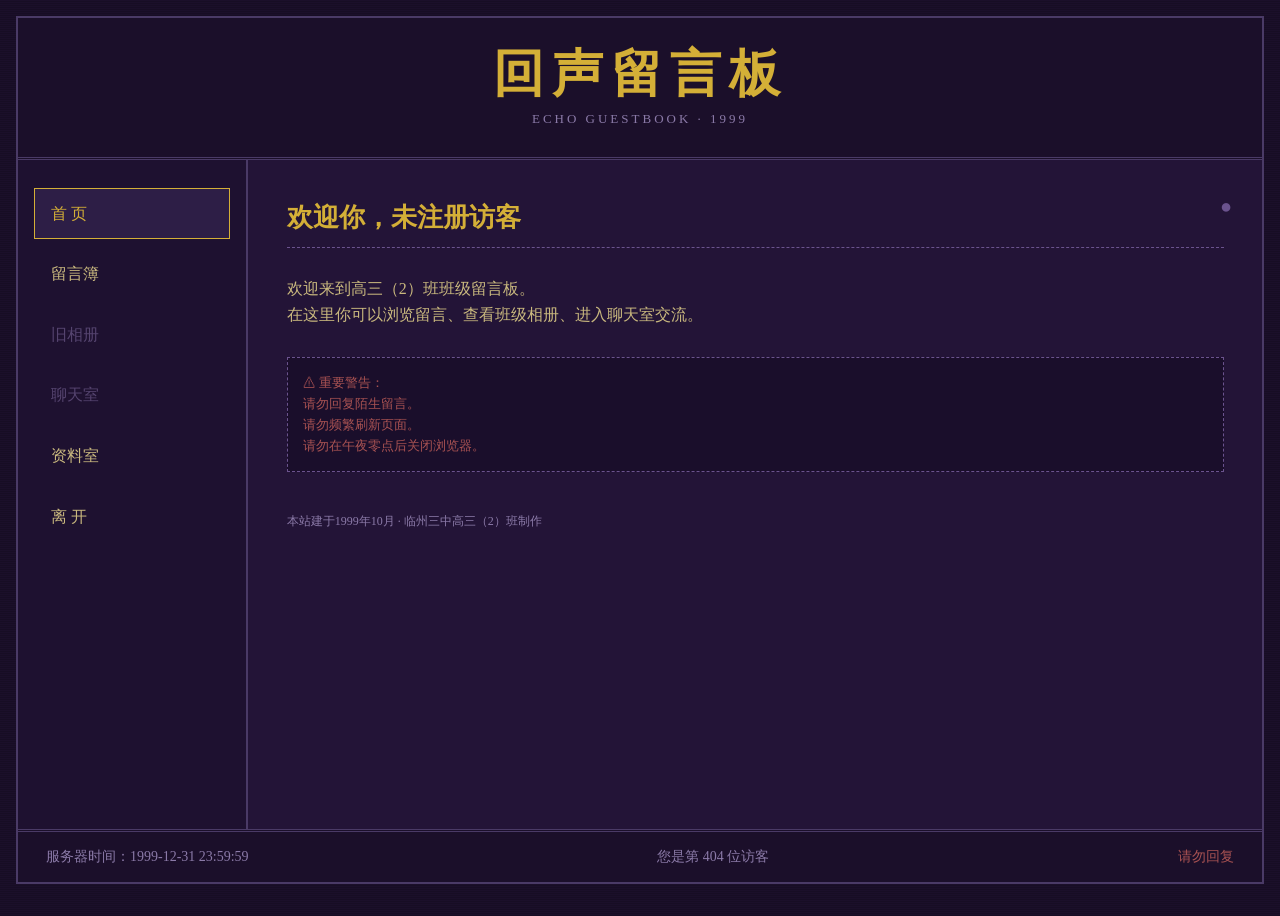
<file: index.html>
<!DOCTYPE html>
<html lang="zh-CN">
<head>
    <meta charset="UTF-8">
    <title>回声留言板</title>
    <link rel="stylesheet" href="style.css">
</head>
<body>
    <div class="container">
        <div class="header">
            <h1>回声留言板</h1>
            <div class="subtitle">ECHO GUESTBOOK · 1999</div>
        </div>

        <div class="main">
            <div class="sidebar">
                <a href="index.html" class="nav-item active">首 页</a>
                <a href="guestbook.html" class="nav-item">留言簿</a>
                <a href="album.html" class="nav-item" id="nav-album">旧相册</a>
                <a href="chatroom.html" class="nav-item" id="nav-chatroom">聊天室</a>
                <a href="reference.html" class="nav-item">资料室</a>
                <a href="#" class="nav-item" id="nav-leave">离 开</a>
            </div>

            <div class="content">
                <div class="eye-icon blink" onclick="eyeClick()">●</div>
                <h2>欢迎你，未注册访客</h2>
                
                <p style="margin-bottom:20px;">
                    欢迎来到高三（2）班班级留言板。<br>
                    在这里你可以浏览留言、查看班级相册、进入聊天室交流。
                </p>

                <div style="margin:30px 0; padding:15px; border:1px dashed #6B538E; background:#1A0E2B;">
                    <p style="color:#A85252; font-size:13px;">
                        ⚠ 重要警告：<br>
                        请勿回复陌生留言。<br>
                        请勿频繁刷新页面。<br>
                        请勿在午夜零点后关闭浏览器。
                    </p>
                </div>

                <p style="color:#8B7AA8; font-size:12px; margin-top:40px;">
                    本站建于1999年10月 · 临州三中高三（2）班制作
                </p>
            </div>
        </div>

        <div class="footer">
            <div>服务器时间：<span id="server-time">1999-12-31 23:59:59</span></div>
            <div>您是第 <span id="visitor-count">404</span> 位访客</div>
            <div class="warning blink">请勿回复</div>
        </div>
    </div>

    <script src="game.js"></script>
    <script>
        function eyeClick() {
            showModal('', '她知道你来了。');
        }

        // 首页自动标记已访问
        window.addEventListener('load', () => {
            // 标题栏彩蛋
            let titleIndex = 0;
            const titles = ['回声留言板', '回声留言板 - 7', '回声留言板 - 11', '回声留言板 - 17'];
            setInterval(() => {
                titleIndex = (titleIndex + 1) % titles.length;
                document.title = titles[titleIndex];
            }, 3000);
        });
    </script>
</body>
</html>
</file>
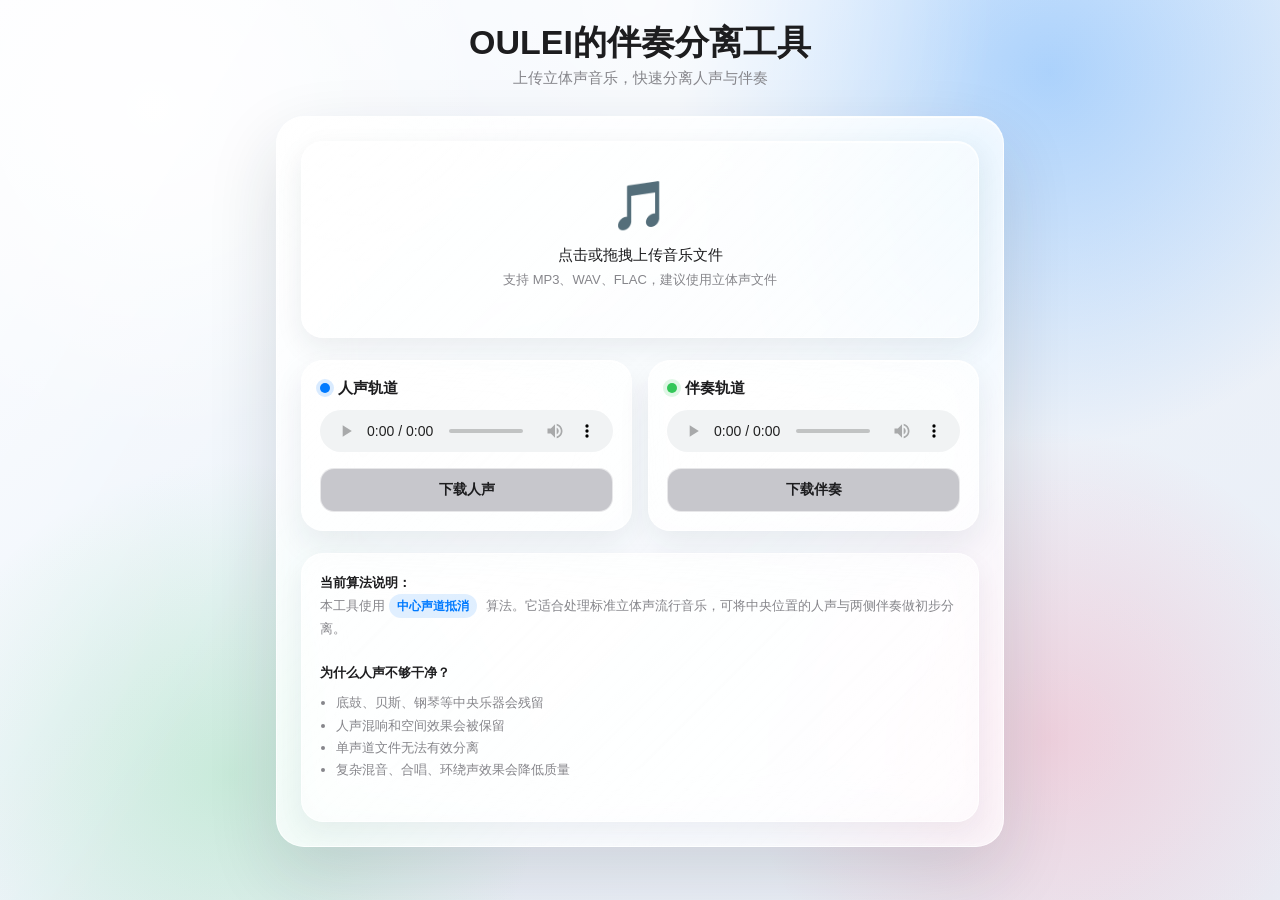
<file: audio.html>
<!DOCTYPE html>
<html lang="zh-CN">
<head>
    <meta charset="UTF-8">
    <meta name="viewport" content="width=device-width, initial-scale=1.0">
    <title>OULEI的伴奏分离工具</title>
    <style>
        * {
            margin: 0;
            padding: 0;
            box-sizing: border-box;
        }

        body {
            font-family: -apple-system, BlinkMacSystemFont, "Segoe UI", "Microsoft YaHei", sans-serif;
            min-height: 100vh;
            color: #1d1d1f;
            background:
                radial-gradient(circle at 12% 12%, rgba(255, 255, 255, 0.98), transparent 24%),
                radial-gradient(circle at 82% 8%, rgba(0, 122, 255, 0.28), transparent 28%),
                radial-gradient(circle at 18% 86%, rgba(52, 199, 89, 0.2), transparent 24%),
                radial-gradient(circle at 82% 82%, rgba(255, 45, 85, 0.16), transparent 24%),
                linear-gradient(145deg, #fbfcff 0%, #eef4fb 42%, #e9edf5 100%);
            background-attachment: fixed;
            overflow-x: hidden;
        }

        body::before {
            content: "";
            position: fixed;
            inset: 0;
            pointer-events: none;
            background:
                linear-gradient(120deg, rgba(255, 255, 255, 0.54), rgba(255, 255, 255, 0) 34%),
                radial-gradient(circle at 50% 0%, rgba(255, 255, 255, 0.72), transparent 32%);
            opacity: 0.82;
            mix-blend-mode: screen;
        }

        .container {
            width: 100%;
            max-width: 760px;
            margin: 0 auto;
            padding: 24px 16px 48px;
        }

        .header {
            text-align: center;
            margin-bottom: 28px;
            position: relative;
            z-index: 1;
        }

        .header h1 {
            font-size: 34px;
            font-weight: 760;
            letter-spacing: 0;
            color: #1d1d1f;
            line-height: 1.08;
            text-shadow: 0 1px 0 rgba(255, 255, 255, 0.68);
        }

        .header p {
            margin-top: 8px;
            color: #86868b;
            font-size: 15px;
        }

        .glass-card {
            position: relative;
            overflow: hidden;
            background:
                linear-gradient(135deg, rgba(255, 255, 255, 0.68), rgba(255, 255, 255, 0.36)),
                rgba(255, 255, 255, 0.42);
            backdrop-filter: blur(34px) saturate(180%);
            -webkit-backdrop-filter: blur(34px) saturate(180%);
            border: 1px solid rgba(255, 255, 255, 0.78);
            border-radius: 28px;
            padding: 24px;
            box-shadow:
                0 28px 70px rgba(31, 35, 48, 0.14),
                0 10px 24px rgba(255, 255, 255, 0.42) inset,
                0 1px 0 rgba(255, 255, 255, 0.86) inset;
        }

        .glass-card::before {
            content: "";
            position: absolute;
            inset: 1px;
            border-radius: 27px;
            pointer-events: none;
            background:
                linear-gradient(140deg, rgba(255, 255, 255, 0.72), rgba(255, 255, 255, 0.08) 38%, rgba(255, 255, 255, 0.34) 100%);
            opacity: 0.72;
            mask: linear-gradient(#000 0 0) content-box, linear-gradient(#000 0 0);
            -webkit-mask: linear-gradient(#000 0 0) content-box, linear-gradient(#000 0 0);
            mask-composite: exclude;
            -webkit-mask-composite: xor;
            padding: 1px;
        }

        .glass-card::after {
            content: "";
            position: absolute;
            top: -34%;
            left: -18%;
            width: 58%;
            height: 58%;
            pointer-events: none;
            background: radial-gradient(circle, rgba(255, 255, 255, 0.7), transparent 62%);
            opacity: 0.55;
            transform: rotate(-12deg);
        }

        .glass-card > * {
            position: relative;
            z-index: 1;
        }

        .upload-area {
            border: 1px solid rgba(255, 255, 255, 0.72);
            border-radius: 22px;
            padding: 36px 20px;
            text-align: center;
            cursor: pointer;
            transition: transform 180ms cubic-bezier(0.2, 0.8, 0.2, 1), background 180ms ease, border-color 180ms ease, box-shadow 180ms ease;
            background:
                linear-gradient(135deg, rgba(255, 255, 255, 0.58), rgba(255, 255, 255, 0.24)),
                rgba(255, 255, 255, 0.34);
            box-shadow:
                0 10px 28px rgba(31, 35, 48, 0.08),
                0 1px 0 rgba(255, 255, 255, 0.8) inset;
        }

        .upload-area:hover,
        .upload-area.dragover {
            border-color: rgba(0, 122, 255, 0.42);
            background:
                linear-gradient(135deg, rgba(255, 255, 255, 0.68), rgba(245, 250, 255, 0.34)),
                rgba(0, 122, 255, 0.06);
            transform: translateY(-2px) scale(1.005);
            box-shadow:
                0 16px 34px rgba(0, 122, 255, 0.12),
                0 1px 0 rgba(255, 255, 255, 0.9) inset;
        }

        .upload-area:active {
            transform: scale(0.985);
        }

        .upload-area input {
            display: none;
        }

        .upload-icon {
            font-size: 48px;
            margin-bottom: 12px;
        }

        .upload-area p {
            color: #1d1d1f;
            font-size: 15px;
            font-weight: 500;
        }

        .upload-area .hint {
            margin-top: 6px;
            font-size: 13px;
            color: #86868b;
        }

        .file-name {
            margin-top: 12px;
            font-size: 14px;
            color: #007aff;
            font-weight: 600;
        }

        .status {
            margin-top: 18px;
            padding: 14px;
            border-radius: 18px;
            background:
                linear-gradient(135deg, rgba(255, 255, 255, 0.58), rgba(255, 255, 255, 0.3)),
                rgba(255, 204, 0, 0.14);
            backdrop-filter: blur(20px) saturate(180%);
            -webkit-backdrop-filter: blur(20px) saturate(180%);
            border: 1px solid rgba(255, 255, 255, 0.72);
            color: #8a6700;
            font-size: 14px;
            display: none;
            box-shadow:
                0 12px 30px rgba(31, 35, 48, 0.08),
                0 1px 0 rgba(255, 255, 255, 0.82) inset;
        }

        .status.show {
            display: block;
            animation: materialize 260ms cubic-bezier(0.2, 0.8, 0.2, 1);
        }

        .status.error .progress-shell {
            display: none;
        }

        .status-row {
            display: flex;
            align-items: center;
            justify-content: space-between;
            gap: 12px;
            font-weight: 650;
        }

        .progress-value {
            min-width: 42px;
            text-align: right;
            color: #007aff;
            font-variant-numeric: tabular-nums;
        }

        .progress-shell {
            height: 9px;
            margin-top: 12px;
            overflow: hidden;
            border-radius: 999px;
            background: rgba(118, 118, 128, 0.14);
            box-shadow:
                0 1px 0 rgba(255, 255, 255, 0.72) inset,
                0 8px 16px rgba(31, 35, 48, 0.06) inset;
        }

        .progress-bar {
            width: 0%;
            height: 100%;
            border-radius: inherit;
            background:
                linear-gradient(90deg, rgba(0, 122, 255, 0.95), rgba(52, 199, 89, 0.88)),
                #007aff;
            box-shadow:
                0 0 18px rgba(0, 122, 255, 0.32),
                0 1px 0 rgba(255, 255, 255, 0.6) inset;
            transition: width 220ms cubic-bezier(0.2, 0.8, 0.2, 1);
        }

        .track-grid {
            display: grid;
            grid-template-columns: 1fr 1fr;
            gap: 16px;
            margin-top: 22px;
        }

        .track-card {
            background:
                linear-gradient(135deg, rgba(255, 255, 255, 0.56), rgba(255, 255, 255, 0.25)),
                rgba(255, 255, 255, 0.32);
            backdrop-filter: blur(24px) saturate(170%);
            -webkit-backdrop-filter: blur(24px) saturate(170%);
            border: 1px solid rgba(255, 255, 255, 0.72);
            border-radius: 22px;
            padding: 18px;
            box-shadow:
                0 14px 32px rgba(31, 35, 48, 0.08),
                0 1px 0 rgba(255, 255, 255, 0.8) inset;
        }

        .track-title {
            font-size: 15px;
            font-weight: 700;
            margin-bottom: 12px;
            display: flex;
            align-items: center;
            gap: 8px;
        }

        .track-title::before {
            content: "";
            width: 10px;
            height: 10px;
            border-radius: 50%;
            background: #007aff;
            box-shadow: 0 0 0 4px rgba(0, 122, 255, 0.15);
        }

        .track-card.accompaniment .track-title::before {
            background: #34c759;
            box-shadow: 0 0 0 4px rgba(52, 199, 89, 0.15);
        }

        audio {
            width: 100%;
            height: 42px;
            margin-bottom: 12px;
            border-radius: 12px;
        }

        .btn {
            width: 100%;
            padding: 12px;
            border: none;
            border-radius: 14px;
            background: linear-gradient(135deg, #007aff, #0051d5);
            color: white;
            font-size: 14px;
            font-weight: 600;
            cursor: pointer;
            transition: transform 120ms ease-out, box-shadow 180ms ease, background 180ms ease;
            box-shadow: 0 8px 18px rgba(0, 122, 255, 0.22);
        }

        .btn:hover {
            transform: translateY(-1px);
            box-shadow: 0 12px 24px rgba(0, 122, 255, 0.28);
        }

        .btn:active {
            transform: scale(0.97);
        }

        .btn:disabled {
            background: #c7c7cc;
            cursor: not-allowed;
            transform: none;
            box-shadow: none;
        }

        .btn-secondary {
            background:
                linear-gradient(135deg, rgba(255, 255, 255, 0.42), rgba(255, 255, 255, 0.16)),
                rgba(118, 118, 128, 0.12);
            color: #1d1d1f;
            border: 1px solid rgba(255, 255, 255, 0.58);
            box-shadow:
                0 8px 18px rgba(31, 35, 48, 0.06),
                0 1px 0 rgba(255, 255, 255, 0.82) inset;
        }

        .btn-secondary:hover {
            background: rgba(118, 118, 128, 0.18);
        }

        .tips {
            margin-top: 22px;
            padding: 18px;
            border-radius: 22px;
            background:
                linear-gradient(135deg, rgba(255, 255, 255, 0.52), rgba(255, 255, 255, 0.25)),
                rgba(255, 255, 255, 0.3);
            backdrop-filter: blur(20px) saturate(160%);
            -webkit-backdrop-filter: blur(20px) saturate(160%);
            border: 1px solid rgba(255, 255, 255, 0.72);
            font-size: 13px;
            color: #86868b;
            line-height: 1.7;
            box-shadow: 0 10px 26px rgba(31, 35, 48, 0.06);
        }

        .tips strong {
            color: #1d1d1f;
        }

        .badge {
            display: inline-block;
            padding: 2px 8px;
            border-radius: 999px;
            background: rgba(0, 122, 255, 0.12);
            color: #007aff;
            font-size: 12px;
            font-weight: 600;
            margin-right: 6px;
        }

        @keyframes materialize {
            from {
                opacity: 0;
                transform: scale(0.985) translateY(-4px);
                filter: blur(8px);
            }
            to {
                opacity: 1;
                transform: scale(1) translateY(0);
                filter: blur(0);
            }
        }

        @media (prefers-reduced-motion: reduce) {
            .status.show {
                animation: none;
            }

            .upload-area,
            .btn,
            .progress-bar {
                transition: none;
            }
        }

        @media (prefers-reduced-transparency: reduce) {
            .glass-card,
            .upload-area,
            .status,
            .track-card,
            .tips {
                background: rgba(255, 255, 255, 0.94);
                backdrop-filter: none;
                -webkit-backdrop-filter: none;
            }
        }

        @media (max-width: 640px) {
            .track-grid {
                grid-template-columns: 1fr;
            }

            .header h1 {
                font-size: 28px;
            }

            .glass-card {
                padding: 18px;
            }
        }
    </style>
</head>
<body>
    <div class="container">
        <div class="header">
            <h1>OULEI的伴奏分离工具</h1>
            <p>上传立体声音乐，快速分离人声与伴奏</p>
        </div>

        <div class="glass-card">
            <div class="upload-area" id="uploadArea">
                <div class="upload-icon">🎵</div>
                <p>点击或拖拽上传音乐文件</p>
                <p class="hint">支持 MP3、WAV、FLAC，建议使用立体声文件</p>
                <input type="file" id="fileInput" accept="audio/*">
                <div class="file-name" id="fileName"></div>
            </div>

            <div class="status" id="status">
                <div class="status-row">
                    <span id="statusText">正在处理音频，请稍候...</span>
                    <span class="progress-value" id="progressValue">0%</span>
                </div>
                <div class="progress-shell" role="progressbar" aria-valuemin="0" aria-valuemax="100" aria-valuenow="0" id="progressShell">
                    <div class="progress-bar" id="progressBar"></div>
                </div>
            </div>

            <div class="track-grid">
                <div class="track-card">
                    <div class="track-title">人声轨道</div>
                    <audio id="vocalAudio" controls></audio>
                    <button class="btn btn-secondary" id="downloadVocal" disabled>下载人声</button>
                </div>

                <div class="track-card accompaniment">
                    <div class="track-title">伴奏轨道</div>
                    <audio id="accompAudio" controls></audio>
                    <button class="btn btn-secondary" id="downloadAccomp" disabled>下载伴奏</button>
                </div>
            </div>

            <div class="tips">
                <p><strong>当前算法说明：</strong></p>
                <p>本工具使用 <span class="badge">中心声道抵消</span> 算法。它适合处理标准立体声流行音乐，可将中央位置的人声与两侧伴奏做初步分离。</p>
                <br>
                <p><strong>为什么人声不够干净？</strong></p>
                <ul style="padding-left: 16px; margin-top: 8px;">
                    <li>底鼓、贝斯、钢琴等中央乐器会残留</li>
                    <li>人声混响和空间效果会被保留</li>
                    <li>单声道文件无法有效分离</li>
                    <li>复杂混音、合唱、环绕声效果会降低质量</li>
                </ul>
                <br>
            </div>
        </div>
    </div>

    <script>
        const uploadArea = document.getElementById("uploadArea");
        const fileInput = document.getElementById("fileInput");
        const fileName = document.getElementById("fileName");
        const status = document.getElementById("status");
        const statusText = document.getElementById("statusText");
        const progressValue = document.getElementById("progressValue");
        const progressShell = document.getElementById("progressShell");
        const progressBar = document.getElementById("progressBar");
        const vocalAudio = document.getElementById("vocalAudio");
        const accompAudio = document.getElementById("accompAudio");
        const downloadVocal = document.getElementById("downloadVocal");
        const downloadAccomp = document.getElementById("downloadAccomp");

        let audioContext = null;
        let originalName = "audio";
        const processingText = statusText.textContent;

        uploadArea.addEventListener("click", () => fileInput.click());

        uploadArea.addEventListener("dragover", (e) => {
            e.preventDefault();
            uploadArea.classList.add("dragover");
        });

        uploadArea.addEventListener("dragleave", () => {
            uploadArea.classList.remove("dragover");
        });

        uploadArea.addEventListener("drop", (e) => {
            e.preventDefault();
            uploadArea.classList.remove("dragover");
            if (e.dataTransfer.files[0]) {
                handleFile(e.dataTransfer.files[0]);
            }
        });

        fileInput.addEventListener("change", (e) => {
            if (e.target.files[0]) {
                handleFile(e.target.files[0]);
            }
        });

        function handleFile(file) {
            originalName = file.name.replace(/\.[^/.]+$/, "");
            fileName.textContent = file.name;
            setProcessingProgress(4);
            downloadVocal.disabled = true;
            downloadAccomp.disabled = true;

            if (!audioContext) {
                audioContext = new (window.AudioContext || window.webkitAudioContext)();
            }

            const reader = new FileReader();
            reader.onprogress = (e) => {
                if (e.lengthComputable) {
                    setProcessingProgress(4 + Math.round((e.loaded / e.total) * 24));
                }
            };
            reader.onload = async (e) => {
                try {
                    setProcessingProgress(32);
                    const arrayBuffer = e.target.result;
                    const audioBuffer = await audioContext.decodeAudioData(arrayBuffer);
                    setProcessingProgress(46);
                    const separated = await separateAudio(audioBuffer);
                    if (!separated) {
                        return;
                    }
                    setProcessingProgress(100);
                    window.setTimeout(() => status.classList.remove("show"), 520);
                } catch (err) {
                    showProcessingError("处理失败：" + err.message);
                }
            };
            reader.readAsArrayBuffer(file);
        }

        async function separateAudio(buffer) {
            const sampleRate = buffer.sampleRate;
            const length = buffer.length;
            const channels = buffer.numberOfChannels;

            if (channels < 2) {
                alert("请使用立体声文件，单声道文件无法有效分离");
                status.classList.remove("show");
                return false;
            }

            const left = buffer.getChannelData(0);
            const right = buffer.getChannelData(1);

            const vocalBuffer = audioContext.createBuffer(2, length, sampleRate);
            const accompBuffer = audioContext.createBuffer(2, length, sampleRate);

            const vocalL = vocalBuffer.getChannelData(0);
            const vocalR = vocalBuffer.getChannelData(1);
            const accompL = accompBuffer.getChannelData(0);
            const accompR = accompBuffer.getChannelData(1);
            const progressStep = Math.max(4096, Math.floor(length / 80));

            for (let i = 0; i < length; i++) {
                const l = left[i];
                const r = right[i];

                const center = (l + r) * 0.5;
                const side = (l - r) * 0.5;

                vocalL[i] = center * 1.25;
                vocalR[i] = center * 1.25;

                accompL[i] = side * 1.5;
                accompR[i] = -side * 1.5;

                if (i % progressStep === 0) {
                    setProcessingProgress(46 + Math.round((i / length) * 36));
                    await nextFrame();
                }
            }

            setProcessingProgress(84);
            const vocalUrl = bufferToWaveUrl(vocalBuffer);
            setProcessingProgress(92);
            const accompUrl = bufferToWaveUrl(accompBuffer);

            vocalAudio.src = vocalUrl;
            accompAudio.src = accompUrl;

            downloadVocal.disabled = false;
            downloadAccomp.disabled = false;

            downloadVocal.onclick = () => downloadAudio(vocalUrl, originalName + "_vocal.wav");
            downloadAccomp.onclick = () => downloadAudio(accompUrl, originalName + "_accompaniment.wav");
            return true;
        }

        function setProcessingProgress(value) {
            const progress = Math.max(0, Math.min(100, Math.round(value)));
            status.classList.remove("error");
            status.classList.add("show");
            statusText.textContent = processingText;
            progressValue.textContent = progress + "%";
            progressBar.style.width = progress + "%";
            progressShell.setAttribute("aria-valuenow", progress);
        }

        function showProcessingError(message) {
            status.classList.add("show", "error");
            statusText.textContent = message;
            progressValue.textContent = "";
        }

        function nextFrame() {
            return new Promise((resolve) => requestAnimationFrame(resolve));
        }

        function bufferToWaveUrl(buffer) {
            const numChannels = buffer.numberOfChannels;
            const sampleRate = buffer.sampleRate;
            const format = 1;
            const bitDepth = 16;

            const bytesPerSample = bitDepth / 8;
            const blockAlign = numChannels * bytesPerSample;
            const dataLength = buffer.length * blockAlign;
            const bufferLength = 44 + dataLength;

            const arrayBuffer = new ArrayBuffer(bufferLength);
            const view = new DataView(arrayBuffer);

            writeString(view, 0, "RIFF");
            view.setUint32(4, 36 + dataLength, true);
            writeString(view, 8, "WAVE");
            writeString(view, 12, "fmt ");
            view.setUint32(16, 16, true);
            view.setUint16(20, format, true);
            view.setUint16(22, numChannels, true);
            view.setUint32(24, sampleRate, true);
            view.setUint32(28, sampleRate * blockAlign, true);
            view.setUint16(32, blockAlign, true);
            view.setUint16(34, bitDepth, true);
            writeString(view, 36, "data");
            view.setUint32(40, dataLength, true);

            const channels = [];
            for (let i = 0; i < numChannels; i++) {
                channels.push(buffer.getChannelData(i));
            }

            let offset = 44;
            for (let i = 0; i < buffer.length; i++) {
                for (let ch = 0; ch < numChannels; ch++) {
                    let sample = Math.max(-1, Math.min(1, channels[ch][i]));
                    sample = sample < 0 ? sample * 0x8000 : sample * 0x7FFF;
                    view.setInt16(offset, sample, true);
                    offset += 2;
                }
            }

            const blob = new Blob([arrayBuffer], { type: "audio/wav" });
            return URL.createObjectURL(blob);
        }

        function writeString(view, offset, string) {
            for (let i = 0; i < string.length; i++) {
                view.setUint8(offset + i, string.charCodeAt(i));
            }
        }

        function downloadAudio(url, filename) {
            const a = document.createElement("a");
            a.href = url;
            a.download = filename;
            a.click();
        }
    </script>
</body>
</html>
</file>
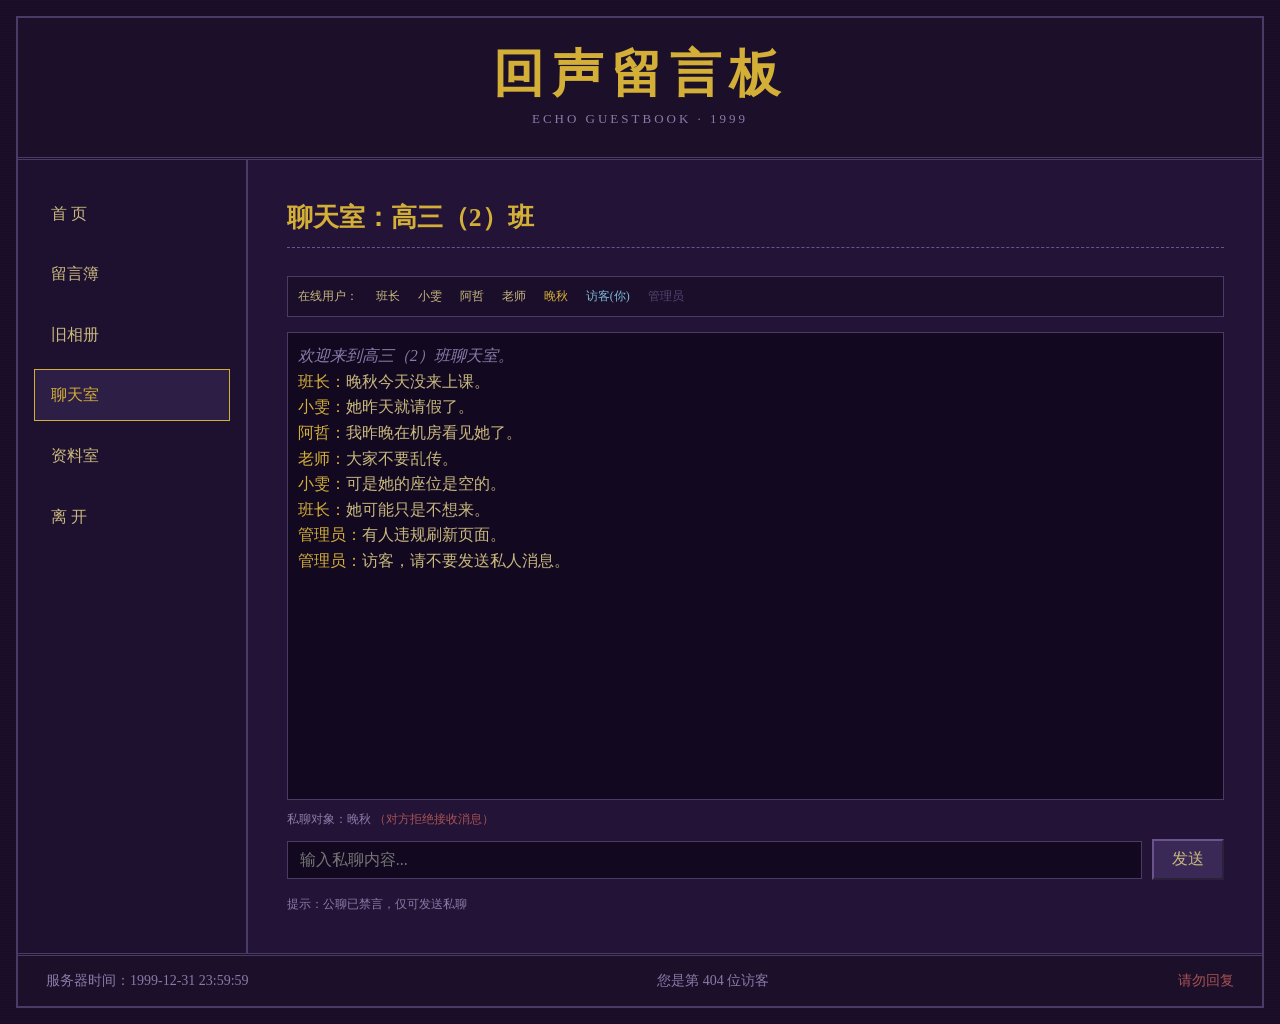
<file: chatroom.html>
<!DOCTYPE html>
<html lang="zh-CN">
<head>
    <meta charset="UTF-8">
    <title>聊天室 - 回声留言板</title>
    <link rel="stylesheet" href="style.css">
</head>
<body>
    <div class="container">
        <div class="header">
            <h1>回声留言板</h1>
            <div class="subtitle">ECHO GUESTBOOK · 1999</div>
        </div>

        <div class="main">
            <div class="sidebar">
                <a href="index.html" class="nav-item">首 页</a>
                <a href="guestbook.html" class="nav-item">留言簿</a>
                <a href="album.html" class="nav-item">旧相册</a>
                <a href="chatroom.html" class="nav-item active">聊天室</a>
                <a href="reference.html" class="nav-item">资料室</a>
                <a href="#" class="nav-item" id="nav-leave">离 开</a>
            </div>

            <div class="content">
                <h2>聊天室：高三（2）班</h2>
                
                <div class="user-list">
                    <span>在线用户：</span>
                    <span>班长</span>
                    <span>小雯</span>
                    <span>阿哲</span>
                    <span>老师</span>
                    <span style="color:#D4AF37;">晚秋</span>
                    <span style="color:#7EB8D4;">访客(你)</span>
                    <span class="user-offline">管理员</span>
                </div>

                <div class="chat-box" id="chat-box">
                    <div class="chat-system">欢迎来到高三（2）班聊天室。</div>
                    <div><span class="chat-user">班长：</span>晚秋今天没来上课。</div>
                    <div><span class="chat-user">小雯：</span>她昨天就请假了。</div>
                    <div><span class="chat-user">阿哲：</span>我昨晚在机房看见她了。</div>
                    <div><span class="chat-user">老师：</span>大家不要乱传。</div>
                    <div><span class="chat-user">小雯：</span>可是她的座位是空的。</div>
                    <div><span class="chat-user">班长：</span>她可能只是不想来。</div>
                    <div><span class="chat-user">管理员：</span>有人违规刷新页面。</div>
                    <div><span class="chat-user">管理员：</span>访客，请不要发送私人消息。</div>
                </div>

                <div style="margin:10px 0; font-size:12px; color:#8B7AA8;">
                    私聊对象：晚秋 
                    <span id="private-status" style="color:#A85252;">（对方拒绝接收消息）</span>
                </div>

                <div class="chat-input-area">
                    <input type="text" class="input" id="chat-input" placeholder="输入私聊内容...">
                    <button class="btn" onclick="sendChat()">发送</button>
                </div>

                <div style="margin-top:15px; font-size:12px; color:#8B7AA8;">
                    提示：公聊已禁言，仅可发送私聊
                </div>
            </div>
        </div>

        <div class="footer">
            <div>服务器时间：<span id="server-time">1999-12-31 23:59:59</span></div>
            <div>您是第 <span id="visitor-count">404</span> 位访客</div>
            <div class="warning blink">请勿回复</div>
        </div>
    </div>

    <script src="game.js"></script>
    <script>
        let chatStep = 0; // 对话进度

        function initPageEvents() {
            superInit();
            
            // 输入闪烁效果
            setInterval(() => {
                const indicator = document.getElementById('typing-indicator');
                if (indicator) {
                    indicator.style.opacity = indicator.style.opacity === '0.3' ? '1' : '0.3';
                }
            }, 800);

            // 自动滚动到底部
            scrollChatBottom();
        }

        function superInit() {
            const leaveBtn = document.getElementById('nav-leave');
            if (leaveBtn) {
                leaveBtn.addEventListener('click', (e) => {
                    e.preventDefault();
                    handleLeave();
                });
            }
        }

        function scrollChatBottom() {
            const box = document.getElementById('chat-box');
            box.scrollTop = box.scrollHeight;
        }

        function appendChat(user, text, type = 'normal') {
            const box = document.getElementById('chat-box');
            const line = document.createElement('div');
            
            if (type === 'system') {
                line.className = 'chat-system';
                line.textContent = text;
            } else if (type === 'self') {
                line.innerHTML = `<span class="chat-self">你(对晚秋说)：</span>${text}`;
            } else {
                line.innerHTML = `<span class="chat-user">${user}：</span>${text}`;
            }
            
            box.appendChild(line);
            scrollChatBottom();
        }

        function sendChat() {
            const input = document.getElementById('chat-input');
            const text = input.value.trim();
            if (!text) return;

            // 检查坏结局
            if (checkBadEnding(text)) return;

            // 第一步：拒绝接收
            if (chatStep === 0) {
                appendChat('系统', '对方拒绝接收消息。', 'system');
                input.value = '';
                return;
            }

            appendChat('', text, 'self');
            input.value = '';

            // 对话分支
            if (chatStep === 1) {
                // 等待正确话术
                if (text === '我看见你了') {
                    setTimeout(() => {
                        appendChat('晚秋', '你是谁？');
                        chatStep = 2;
                    }, 1500);
                } else {
                    setTimeout(() => {
                        appendChat('系统', '对方没有回应。', 'system');
                    }, 1000);
                }
            } else if (chatStep === 2) {
                setTimeout(() => {
                    appendChat('晚秋', '你可以帮我一个忙吗');
                    chatStep = 3;
                }, 1500);
            } else if (chatStep === 3) {
                setTimeout(() => {
                    appendChat('晚秋', '请帮我删除最后一条留言。');
                    GameState.knowsDeleteRequest = true;
                    GameState.save();
                    chatStep = 4;
                    
                    setTimeout(() => {
                        appendChat('系统', '留言簿删除功能已开放。', 'system');
                    }, 1000);
                }, 1500);
            } else if (chatStep >= 4) {
                setTimeout(() => {
                    appendChat('系统', '对方已停止输入。', 'system');
                }, 1000);
            }
        }

        // 3秒后解除第一步限制，允许尝试发送
        setTimeout(() => {
            chatStep = 1;
            document.getElementById('private-status').textContent = '（可发送消息）';
            document.getElementById('private-status').style.color = '#7EB8D4';
        }, 3000);

        // 回车发送
        document.getElementById('chat-input').addEventListener('keypress', (e) => {
            if (e.key === 'Enter') sendChat();
        });

        initPageEvents();
    </script>
</body>
</html>
</file>
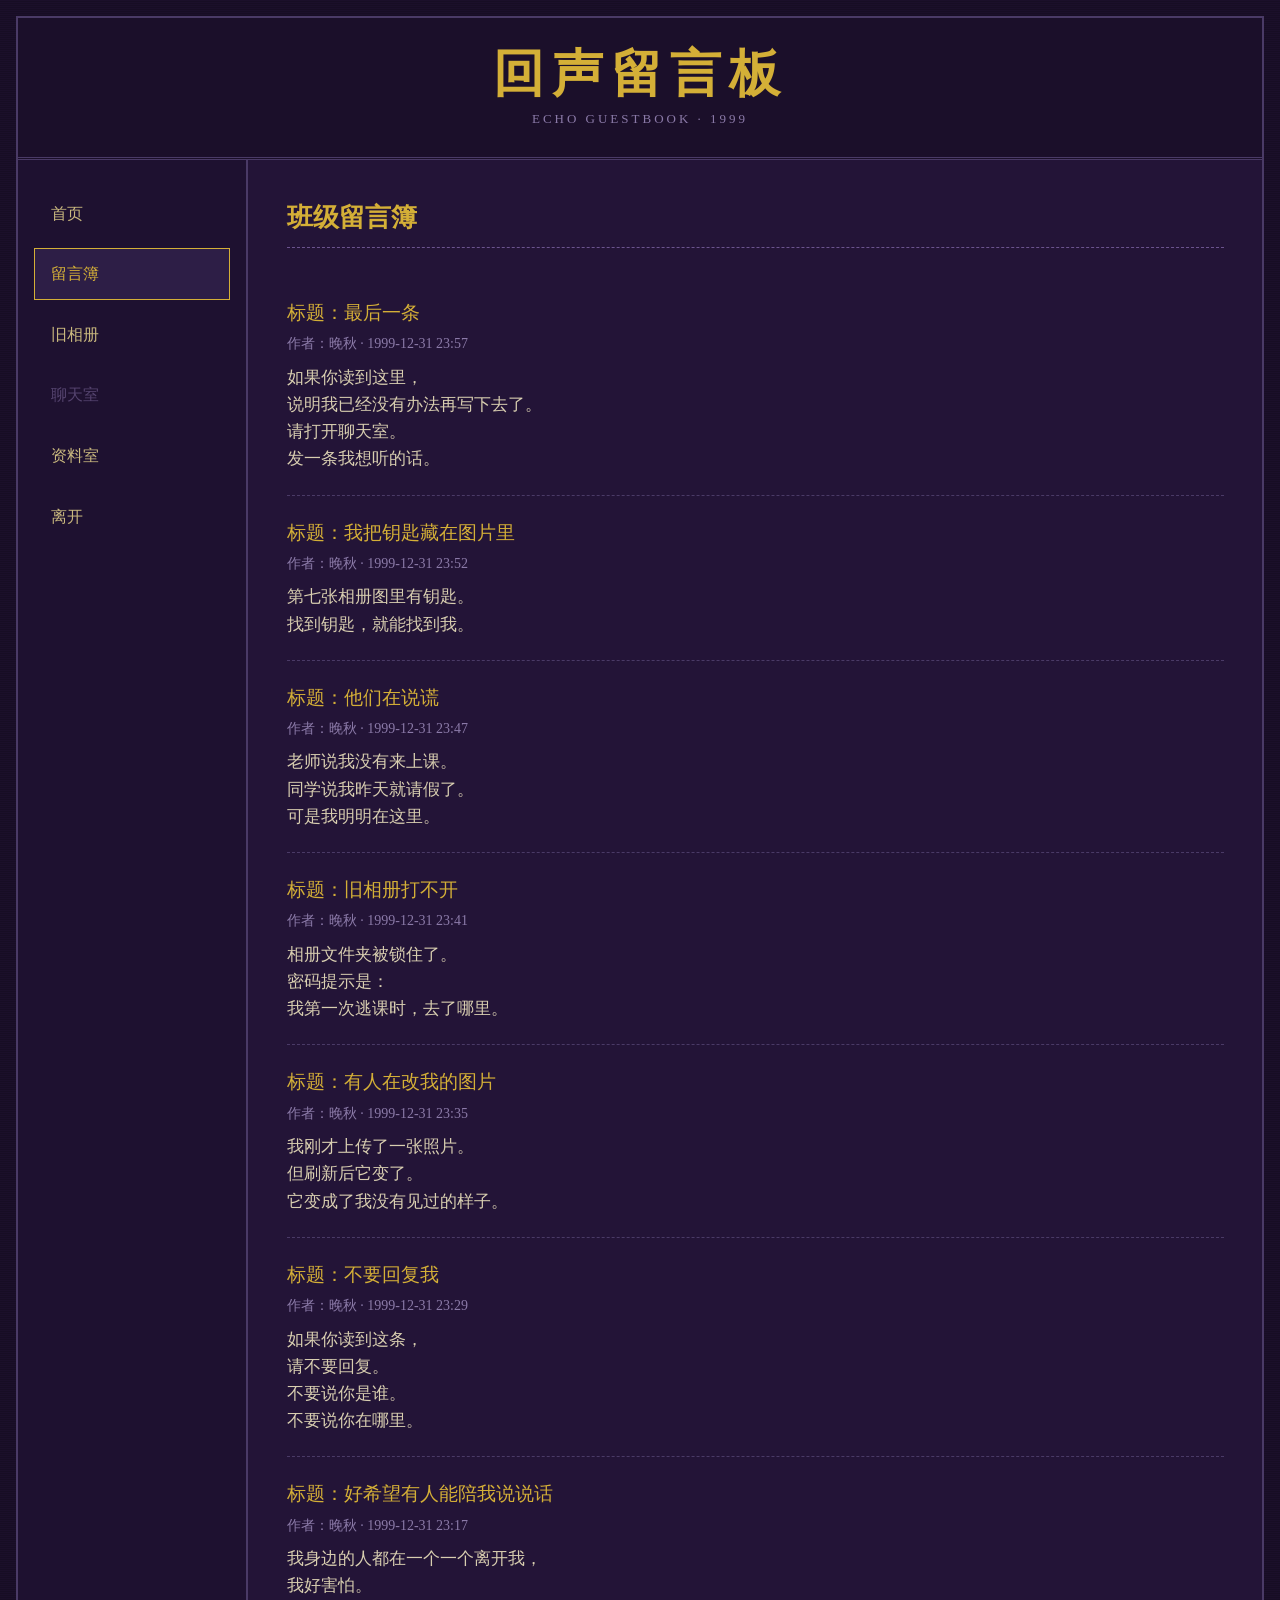
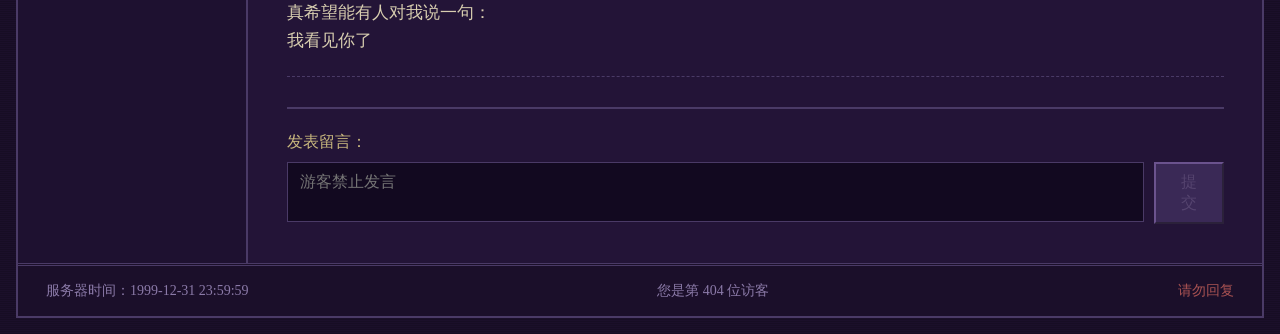
<file: guestbook.html>
<!DOCTYPE html>
<html lang="zh-CN">
<head>
    <meta charset="UTF-8">
    <title>留言簿 - 回声留言板</title>
    <link rel="stylesheet" href="style.css">
</head>
<body>
    <div class="container">
        <div class="header">
            <h1>回声留言板</h1>
            <div class="subtitle">ECHO GUESTBOOK · 1999</div>
        </div>

        <div class="main">
            <div class="sidebar">
                <a href="index.html" class="nav-item">首页</a>
                <a href="guestbook.html" class="nav-item active">留言簿</a>
                <a href="album.html" class="nav-item" id="nav-album">旧相册</a>
                <a href="chatroom.html" class="nav-item" id="nav-chatroom">聊天室</a>
                <a href="reference.html" class="nav-item">资料室</a>
                <a href="#" class="nav-item" id="nav-leave">离开</a>
            </div>

            <div class="content">
                <h2>班级留言簿</h2>
                <div id="post-list">
                    <div class="post-item" id="post-7">
                        <div class="post-title">标题：最后一条</div>
                        <div class="post-meta">作者：晚秋 · 1999-12-31 23:57</div>
                        <div class="post-content">如果你读到这里，
说明我已经没有办法再写下去了。
请打开聊天室。
发一条我想听的话。</div>
                        <div id="delete-area" class="hidden" style="margin-top:10px;">
                            <button class="btn" onclick="showDeleteBox()">删除此留言</button>
                            <div id="delete-password-box" class="hidden" style="margin-top:15px;">
                                <span>晚秋的心愿：</span>
                                <input type="text" class="input" id="delete-pwd">
                                <button class="btn" onclick="checkDeletePassword()">确认删除</button>
                                <div style="color:#8B7AA8; font-size:12px; margin-top:5px;">提示：你还没有理解她想删除什么。</div>
                            </div>
                        </div>
                    </div>

                    <div class="post-item">
                        <div class="post-title">标题：我把钥匙藏在图片里</div>
                        <div class="post-meta">作者：晚秋 · 1999-12-31 23:52</div>
                        <div class="post-content">第七张相册图里有钥匙。
找到钥匙，就能找到我。</div>
                    </div>

                    <div class="post-item">
                        <div class="post-title">标题：他们在说谎</div>
                        <div class="post-meta">作者：晚秋 · 1999-12-31 23:47</div>
                        <div class="post-content">老师说我没有来上课。
同学说我昨天就请假了。
可是我明明在这里。</div>
                    </div>

                    <div class="post-item">
                        <div class="post-title">标题：旧相册打不开</div>
                        <div class="post-meta">作者：晚秋 · 1999-12-31 23:41</div>
                        <div class="post-content">相册文件夹被锁住了。
密码提示是：
我第一次逃课时，去了哪里。</div>
                    </div>

                    <div class="post-item" id="post-3">
                        <div class="post-title">标题：有人在改我的图片</div>
                        <div class="post-meta">作者：晚秋 · 1999-12-31 23:35</div>
                        <div class="post-content" id="post3-content">我刚才上传了一张照片。
但刷新后它变了。
它变成了我没有见过的样子。</div>
                    </div>

                    <div class="post-item">
                        <div class="post-title">标题：不要回复我</div>
                        <div class="post-meta">作者：晚秋 · 1999-12-31 23:29</div>
                        <div class="post-content">如果你读到这条，
请不要回复。
不要说你是谁。
不要说你在哪里。</div>
                    </div>

                    <div class="post-item">
                        <div class="post-title">标题：好希望有人能陪我说说话</div>
                        <div class="post-meta">作者：晚秋 · 1999-12-31 23:17</div>
                        <div class="post-content">我身边的人都在一个一个离开我，
我好害怕。
真希望能有人对我说一句：
我看见你了
                        </div>
                    </div>
                </div>

                <div style="margin-top:30px; padding-top:20px; border-top:2px solid #4A3A66;">
                    <div style="margin-bottom:8px;">发表留言：</div>
                    <div style="display:flex; gap:10px; align-items:flex-start;">
                        <textarea id="guest-input" class="input" style="width:100%; height:60px; resize:none;" placeholder="游客禁止发言" disabled></textarea>
                        <button class="btn" id="submit-btn" disabled onclick="submitPost()">提交</button>
                    </div>
                </div>
            </div>
        </div>

        <div class="footer">
            <div>服务器时间：<span id="server-time">1999-12-31 23:59:59</span></div>
            <div>您是第 <span id="visitor-count">404</span> 位访客</div>
            <div class="warning blink">请勿回复</div>
        </div>
    </div>

    <script src="game.js"></script>
    <script>
        function initPageEvents() {
            superInit();

            if (!GameState.visitedGuestbook) {
                GameState.visitedGuestbook = true;
                GameState.unlockedAlbum = true;
                GameState.save();
                updateNavLockState();
            }

            if (GameState.deletedLastPost) {
                const lastPost = document.getElementById('post-7');
                const deleteBox = document.getElementById('delete-password-box');

                if (lastPost) {
                    lastPost.innerHTML = `
                        <div class="post-title">标题：最后一条</div>
                        <div class="post-meta">作者：晚秋 · 1999-12-31 23:57</div>
                        <div class="post-content" style="color:#8B7AA8;">[这条留言已被删除]</div>
                    `;
                }

                if (deleteBox) {
                    deleteBox.classList.add('hidden');
                }
            }

            if (GameState.postRefreshed && !GameState.deletedLastPost) {
                document.getElementById('post3-content').innerHTML =
                    '你又刷新了。\n你以为这样就能找到答案吗。\n\n她就在你身后看着。';
            }

            if (GameState.knowsDeleteRequest && !GameState.deletedLastPost) {
                document.getElementById('delete-area').classList.remove('hidden');
                document.getElementById('guest-input').disabled = false;
                document.getElementById('submit-btn').disabled = false;
                document.getElementById('guest-input').placeholder = '输入留言内容...';
            }
        }

        function superInit() {
            const leaveBtn = document.getElementById('nav-leave');
            if (leaveBtn) {
                leaveBtn.addEventListener('click', (e) => {
                    e.preventDefault();
                    handleLeave();
                });
            }
        }

        window.addEventListener('beforeunload', () => {
            if (sessionStorage.getItem('echoBoardStoryNavigation') === '1') {
                sessionStorage.removeItem('echoBoardStoryNavigation');
                return;
            }

            if (!GameState.postRefreshed) {
                GameState.postRefreshed = true;
                GameState.save();
            }
        });

        function showDeleteBox() {
            document.getElementById('delete-password-box').classList.remove('hidden');
            showModal('删除提示', '请输入删除密码。');
        }

        function checkDeletePassword() {
            const input = document.getElementById('delete-pwd').value.trim();

            if (checkBadEnding(input)) return;

            if (input === '我在这里') {
                GameState.deletedLastPost = true;
                GameState.trueEnding = true;
                GameState.serverTime = '2000-01-01 00:00:00';
                GameState.visitorCount = 1;
                GameState.save();

                showModal('删除成功', '最后一条留言已被删除。\n\n服务器时间正在更新...', [
                    {
                        text: '继续',
                        action: () => {
                            sessionStorage.setItem('echoBoardStoryNavigation', '1');
                            location.href = 'memory.html';
                        }
                    }
                ]);
            } else if (input === 'delete_me') {
                showModal('密码错误', '你还没有理解她想删除什么。');
            } else {
                showModal('密码错误', '删除密码不正确。');
            }
        }

        function submitPost() {
            const input = document.getElementById('guest-input').value.trim();
            if (!input) return;

            if (checkBadEnding(input)) return;

            showModal('留言已提交', '你的留言已发送。\n她应该已经看到了。');
            document.getElementById('guest-input').value = '';
        }
    </script>
</body>
</html>
</file>
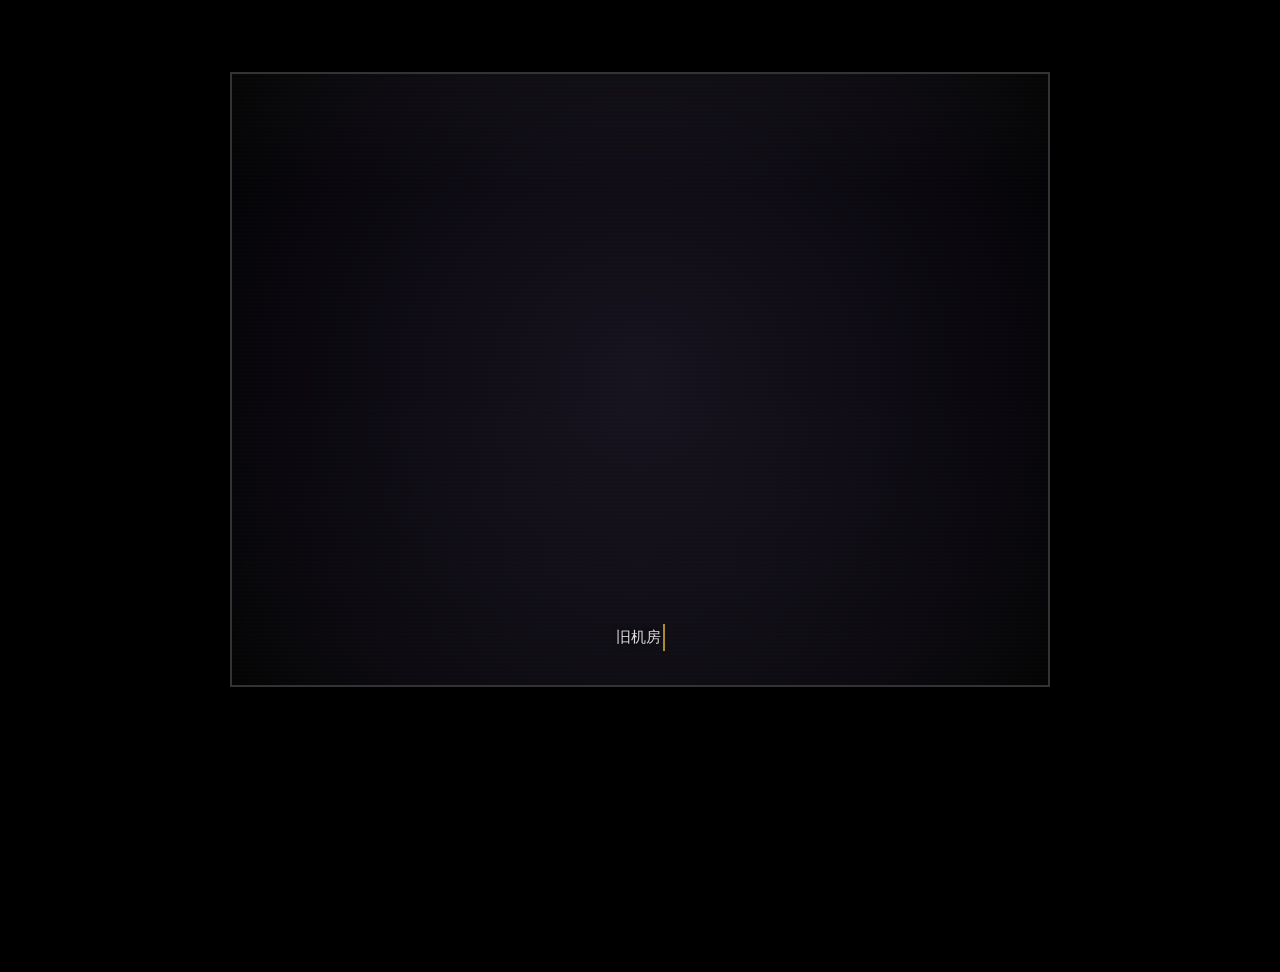
<file: memory.html>
<!DOCTYPE html>
<html lang="zh-CN">
<head>
    <meta charset="UTF-8">
    <title>memory.html</title>
    <link rel="stylesheet" href="style.css">
    <style>
        body {
            background: #000;
            overflow: hidden;
        }
        .memory-container {
            width: min(92vw, 1100px);
            margin: clamp(24px, 6vh, 72px) auto;
            text-align: center;
            color: #C9B87E;
            font-family: "SimSun", serif;
        }
        .video-frame {
            width: min(100%, 960px);
            aspect-ratio: 4 / 3;
            height: auto;
            background: radial-gradient(circle at center, #17131f 0%, #09070d 72%, #000 100%);
            margin: 0 auto 28px;
            border: 2px solid #333;
            position: relative;
            overflow: hidden;
            display: flex;
            align-items: center;
            justify-content: center;
            color: #555;
            box-shadow: 0 0 28px rgba(0, 0, 0, 0.8);
        }
        .video-frame::before,
        .video-frame::after {
            content: '';
            position: absolute;
            inset: 0;
            pointer-events: none;
        }
        .video-frame::before {
            background: linear-gradient(to bottom, rgba(255,255,255,0.05), rgba(255,255,255,0) 18%, rgba(0,0,0,0.18) 52%, rgba(255,255,255,0.03));
            mix-blend-mode: screen;
            opacity: 0.45;
        }
        .video-frame::after {
            background-image: linear-gradient(rgba(255,255,255,0.04) 1px, transparent 1px);
            background-size: 100% 4px;
            opacity: 0.18;
        }
        .frame-shake {
            animation: frameShake 2.8s infinite;
        }
        @keyframes frameShake {
            0%, 100% { transform: translate(0, 0); }
            20% { transform: translate(-1px, 1px); }
            40% { transform: translate(1px, -1px); }
            60% { transform: translate(1px, 1px); }
            80% { transform: translate(-1px, -1px); }
        }
        .video-text {
            position: absolute;
            bottom: 34px;
            left: 0;
            right: 0;
            color: #ddd;
            font-size: 15px;
            text-align: center;
            line-height: 1.8;
            padding: 0 40px;
            white-space: pre-line;
            text-shadow: 0 0 6px rgba(0, 0, 0, 0.85);
        }
        .typewriter-line {
            display: inline-block;
            border-right: 2px solid rgba(212, 175, 55, 0.8);
            padding-right: 2px;
            animation: caretBlink 0.8s steps(1) infinite;
        }
        @keyframes caretBlink {
            50% { border-right-color: transparent; }
        }
        .time-update {
            margin-top: 24px;
            font-size: 16px;
            color: #D4AF37;
            letter-spacing: 2px;
            opacity: 0;
            transform: translateY(8px);
            transition: opacity 0.8s ease, transform 0.8s ease;
        }
        .time-update.show {
            opacity: 1;
            transform: translateY(0);
        }
        .ending-note {
            margin-top: 14px;
            color: #D8CEB0;
            font-size: 15px;
            opacity: 0;
            transition: opacity 0.8s ease;
        }
        .ending-note.show {
            opacity: 1;
        }
        .glow-fade {
            animation: glowFade 1.4s ease-in-out infinite alternate;
        }
        @keyframes glowFade {
            from { filter: brightness(0.92); }
            to { filter: brightness(1.08); }
        }
        @media (max-width: 760px) {
            .video-text {
                padding: 0 18px;
                font-size: 13px;
                bottom: 26px;
            }
            .time-update,
            .ending-note {
                font-size: 13px;
            }
        }
    </style>
</head>
<body>
    <div class="memory-container">
        <div class="video-frame frame-shake glow-fade" id="video-frame">
            <div id="loading-text" style="font-size:12px;">正在加载记忆片段...</div>
            <div class="video-text" id="video-text" style="display:none;"></div>
        </div>

        <div class="time-update" id="time-update">
            服务器时间已更新<br>
            1999-12-31 23:59:59 → 2000-01-01 00:00:00
        </div>
        <div class="ending-note" id="ending-note">
            已解锁“晚秋的回忆”结局
        </div>

        <button class="btn" id="back-btn" style="display:none; margin-top:34px;" onclick="goBack()">返回留言板</button>
    </div>

    <script src="game.js"></script>
    <script>
        const lines = [
            '旧机房里，一盏昏黄的灯亮着。',
            '林晚秋坐在电脑前，手指在键盘上慢慢敲击。',
            '屏幕上显示着留言板的编辑框。',
            '\"如果你看到我，请不要害怕。',
            '她身后的阴影里，缓缓站起一个黑色的人影。',
            '人影停在她身后，一动不动。',
            '她没有回头。',
            '只是继续在输入框里，慢慢地写，',
            '\"如果你看到我，请不要害怕。',
            '\"我只是想让有人知道，',
            '\"我曾经来过这里。',
            '画面渐渐暗了下去。'
        ];

        let index = 0;
        const textEl = document.getElementById('video-text');
        const frame = document.getElementById('video-frame');
        const loadingText = document.getElementById('loading-text');
        const timeUpdate = document.getElementById('time-update');
        const endingNote = document.getElementById('ending-note');

        function sleep(ms) { return new Promise(resolve => setTimeout(resolve, ms)); }

        async function typeLine(line) {
            textEl.innerHTML = '';
            const wrapper = document.createElement('div');
            wrapper.className = 'typewriter-line';
            textEl.appendChild(wrapper);
            for (let i = 0; i < line.length; i++) {
                wrapper.textContent = line.slice(0, i + 1);
                await sleep(38);
            }
            wrapper.classList.remove('typewriter-line');
        }

        async function playLine() {
            if (index >= lines.length) {
                await sleep(900);
                showEnding();
                return;
            }
            await typeLine(lines[index]);
            index++;
            await sleep(1100);
            playLine();
        }

        function showEnding() {
            timeUpdate.classList.add('show');
            endingNote.classList.add('show');
            document.getElementById('back-btn').style.display = 'inline-block';
        }

        function goBack() {
            location.href = 'guestbook.html';
        }

        setTimeout(() => {
            loadingText.style.display = 'none';
            textEl.style.display = 'block';
            playLine();
        }, 1200);
    </script>
</body>
</html>
</file>
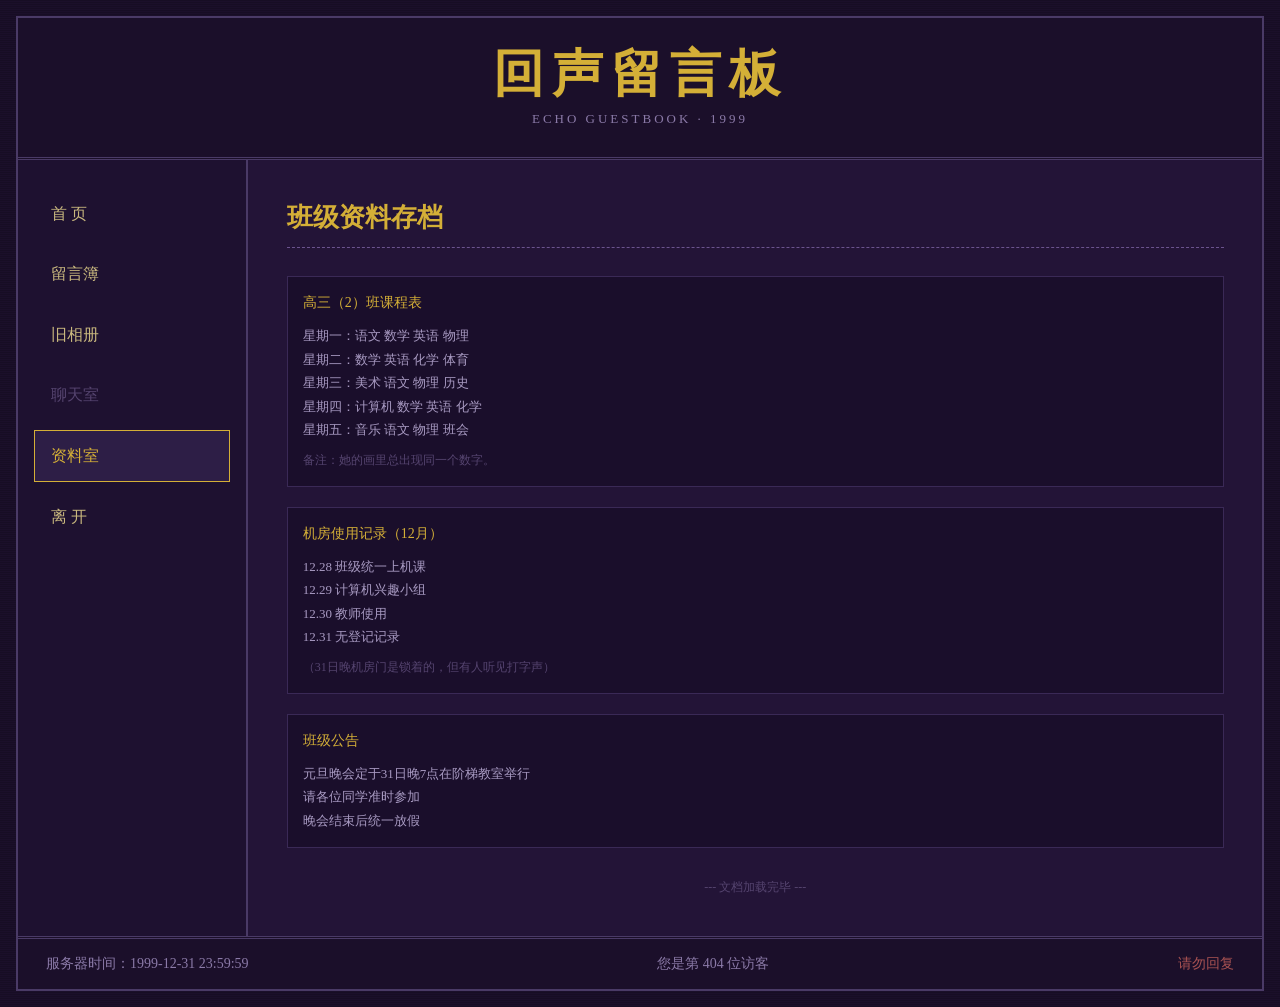
<file: reference.html>
<!DOCTYPE html>
<html lang="zh-CN">
<head>
    <meta charset="UTF-8">
    <title>资料室 - 回声留言板</title>
    <link rel="stylesheet" href="style.css">
</head>
<body>
    <div class="container">
        <div class="header">
            <h1>回声留言板</h1>
            <div class="subtitle">ECHO GUESTBOOK · 1999</div>
        </div>

        <div class="main">
            <div class="sidebar">
                <a href="index.html" class="nav-item">首 页</a>
                <a href="guestbook.html" class="nav-item">留言簿</a>
                <a href="album.html" class="nav-item" id="nav-album">旧相册</a>
                <a href="chatroom.html" class="nav-item" id="nav-chatroom">聊天室</a>
                <a href="reference.html" class="nav-item active">资料室</a>
                <a href="#" class="nav-item" id="nav-leave">离 开</a>
            </div>

            <div class="content">
                <h2>班级资料存档</h2>

                <div class="doc-item">
                    <div class="doc-title">高三（2）班课程表</div>
                    <div class="doc-content">
                        星期一：语文 数学 英语 物理<br>
                        星期二：数学 英语 化学 体育<br>
                        星期三：美术 语文 物理 历史<br>
                        星期四：计算机 数学 英语 化学<br>
                        星期五：音乐 语文 物理 班会
                    </div>
                    <div class="faint-text" style="margin-top:10px;">
                        备注：她的画里总出现同一个数字。
                    </div>
                </div>

                <div class="doc-item">
                    <div class="doc-title">机房使用记录（12月）</div>
                    <div class="doc-content">
                        12.28 班级统一上机课<br>
                        12.29 计算机兴趣小组<br>
                        12.30 教师使用<br>
                        12.31 无登记记录
                    </div>
                    <div class="faint-text" style="margin-top:10px;">
                        （31日晚机房门是锁着的，但有人听见打字声）
                    </div>
                </div>

                <div class="doc-item">
                    <div class="doc-title">班级公告</div>
                    <div class="doc-content">
                        元旦晚会定于31日晚7点在阶梯教室举行<br>
                        请各位同学准时参加<br>
                        晚会结束后统一放假
                    </div>
                </div>

                <div class="faint-text" style="margin-top:30px; text-align:center;">
                    --- 文档加载完毕 ---
                </div>
            </div>
        </div>

        <div class="footer">
            <div>服务器时间：<span id="server-time">1999-12-31 23:59:59</span></div>
            <div>您是第 <span id="visitor-count">404</span> 位访客</div>
            <div class="warning blink">请勿回复</div>
        </div>
    </div>

    <script src="game.js"></script>
    <script>
        function initPageEvents() {
            const leaveBtn = document.getElementById('nav-leave');
            if (leaveBtn) {
                leaveBtn.addEventListener('click', (e) => {
                    e.preventDefault();
                    handleLeave();
                });
            }
        }
        initPageEvents();
    </script>
</body>
</html>
</file>
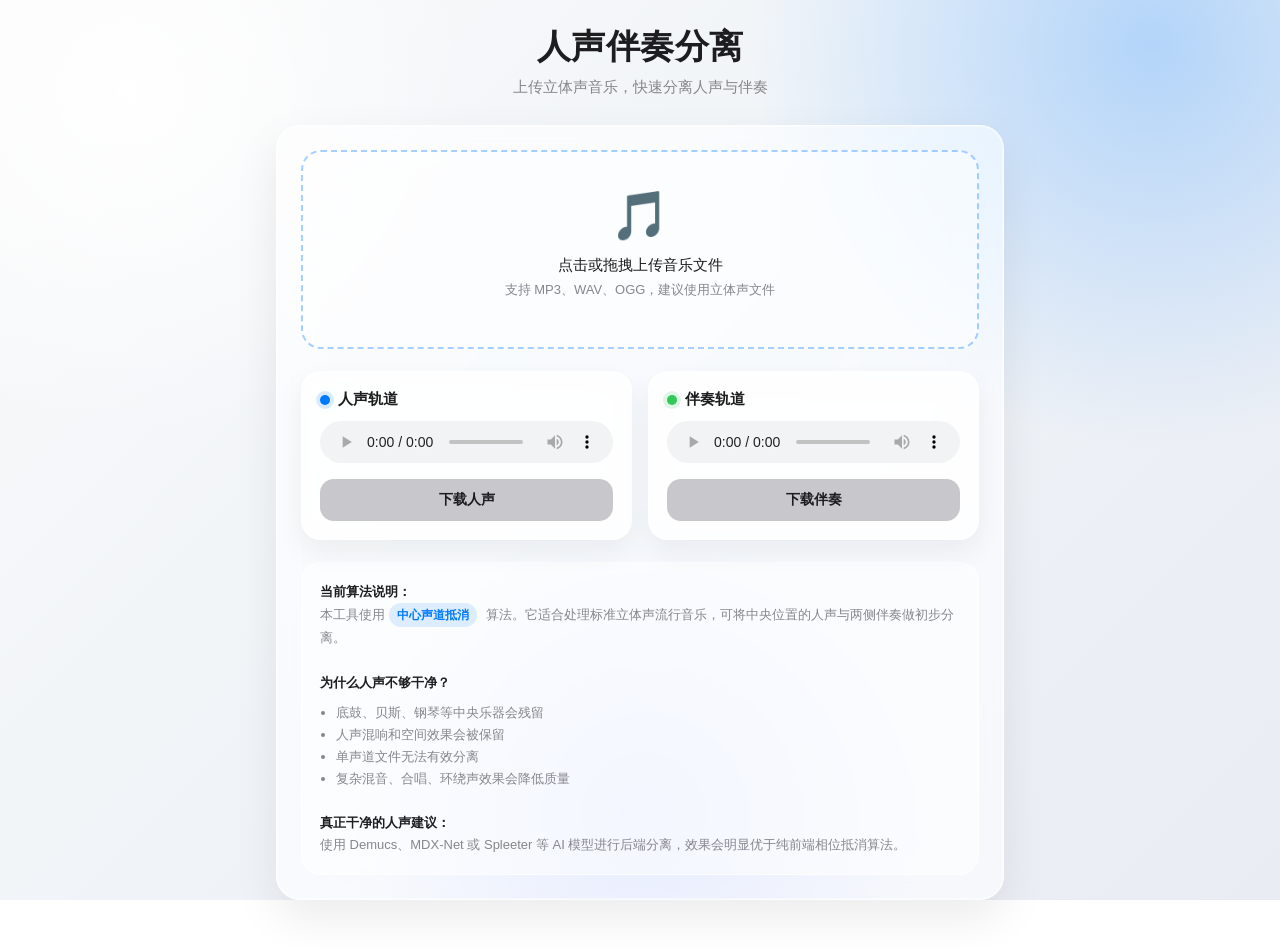
<file: 第二版.html>
<!DOCTYPE html>
<html lang="zh-CN">
<head>
    <meta charset="UTF-8">
    <meta name="viewport" content="width=device-width, initial-scale=1.0">
    <title>人声伴奏分离工具</title>
    <style>
        * {
            margin: 0;
            padding: 0;
            box-sizing: border-box;
        }

        body {
            font-family: -apple-system, BlinkMacSystemFont, "Segoe UI", "Microsoft YaHei", sans-serif;
            min-height: 100vh;
            color: #1d1d1f;
            background:
                radial-gradient(circle at 10% 10%, rgba(255, 255, 255, 0.95), transparent 25%),
                radial-gradient(circle at 90% 5%, rgba(0, 122, 255, 0.25), transparent 28%),
                radial-gradient(circle at 50% 90%, rgba(102, 126, 234, 0.25), transparent 28%),
                linear-gradient(135deg, #fafafa 0%, #f0f4f8 45%, #e9ecf3 100%);
            background-attachment: fixed;
        }

        .container {
            width: 100%;
            max-width: 760px;
            margin: 0 auto;
            padding: 24px 16px 48px;
        }

        .header {
            text-align: center;
            margin-bottom: 28px;
        }

        .header h1 {
            font-size: 34px;
            font-weight: 800;
            letter-spacing: 0.5px;
            color: #1d1d1f;
        }

        .header p {
            margin-top: 8px;
            color: #86868b;
            font-size: 15px;
        }

        .glass-card {
            background: rgba(255, 255, 255, 0.58);
            backdrop-filter: blur(22px) saturate(150%);
            -webkit-backdrop-filter: blur(22px) saturate(150%);
            border: 1px solid rgba(255, 255, 255, 0.72);
            border-radius: 24px;
            padding: 24px;
            box-shadow:
                0 18px 45px rgba(0, 0, 0, 0.08),
                0 0 0 1px rgba(255, 255, 255, 0.35) inset;
        }

        .upload-area {
            border: 2px dashed rgba(0, 122, 255, 0.35);
            border-radius: 20px;
            padding: 36px 20px;
            text-align: center;
            cursor: pointer;
            transition: 0.22s ease;
            background: rgba(255, 255, 255, 0.45);
        }

        .upload-area:hover,
        .upload-area.dragover {
            border-color: #007aff;
            background: rgba(0, 122, 255, 0.04);
            transform: translateY(-1px);
        }

        .upload-area input {
            display: none;
        }

        .upload-icon {
            font-size: 48px;
            margin-bottom: 12px;
        }

        .upload-area p {
            color: #1d1d1f;
            font-size: 15px;
            font-weight: 500;
        }

        .upload-area .hint {
            margin-top: 6px;
            font-size: 13px;
            color: #86868b;
        }

        .file-name {
            margin-top: 12px;
            font-size: 14px;
            color: #007aff;
            font-weight: 600;
        }

        .status {
            margin-top: 18px;
            padding: 14px 16px;
            border-radius: 16px;
            background: rgba(255, 204, 0, 0.18);
            border: 1px solid rgba(255, 204, 0, 0.35);
            color: #b58900;
            font-size: 14px;
            display: none;
        }

        .status.show {
            display: block;
        }

        .track-grid {
            display: grid;
            grid-template-columns: 1fr 1fr;
            gap: 16px;
            margin-top: 22px;
        }

        .track-card {
            background: rgba(255, 255, 255, 0.62);
            backdrop-filter: blur(18px) saturate(140%);
            -webkit-backdrop-filter: blur(18px) saturate(140%);
            border: 1px solid rgba(255, 255, 255, 0.75);
            border-radius: 20px;
            padding: 18px;
            box-shadow: 0 12px 28px rgba(0, 0, 0, 0.06);
        }

        .track-title {
            font-size: 15px;
            font-weight: 700;
            margin-bottom: 12px;
            display: flex;
            align-items: center;
            gap: 8px;
        }

        .track-title::before {
            content: "";
            width: 10px;
            height: 10px;
            border-radius: 50%;
            background: #007aff;
            box-shadow: 0 0 0 4px rgba(0, 122, 255, 0.15);
        }

        .track-card.accompaniment .track-title::before {
            background: #34c759;
            box-shadow: 0 0 0 4px rgba(52, 199, 89, 0.15);
        }

        audio {
            width: 100%;
            height: 42px;
            margin-bottom: 12px;
            border-radius: 12px;
        }

        .btn {
            width: 100%;
            padding: 12px;
            border: none;
            border-radius: 14px;
            background: linear-gradient(135deg, #007aff, #0051d5);
            color: white;
            font-size: 14px;
            font-weight: 600;
            cursor: pointer;
            transition: 0.2s ease;
            box-shadow: 0 8px 18px rgba(0, 122, 255, 0.22);
        }

        .btn:hover {
            transform: translateY(-1px);
            box-shadow: 0 12px 24px rgba(0, 122, 255, 0.28);
        }

        .btn:disabled {
            background: #c7c7cc;
            cursor: not-allowed;
            transform: none;
            box-shadow: none;
        }

        .btn-secondary {
            background: rgba(118, 118, 128, 0.12);
            color: #1d1d1f;
            box-shadow: none;
        }

        .btn-secondary:hover {
            background: rgba(118, 118, 128, 0.18);
        }

        .tips {
            margin-top: 22px;
            padding: 18px;
            border-radius: 20px;
            background: rgba(255, 255, 255, 0.5);
            border: 1px solid rgba(255, 255, 255, 0.7);
            font-size: 13px;
            color: #86868b;
            line-height: 1.7;
        }

        .tips strong {
            color: #1d1d1f;
        }

        .badge {
            display: inline-block;
            padding: 2px 8px;
            border-radius: 999px;
            background: rgba(0, 122, 255, 0.12);
            color: #007aff;
            font-size: 12px;
            font-weight: 600;
            margin-right: 6px;
        }

        @media (max-width: 640px) {
            .track-grid {
                grid-template-columns: 1fr;
            }

            .header h1 {
                font-size: 28px;
            }

            .glass-card {
                padding: 18px;
            }
        }
    </style>
</head>
<body>
    <div class="container">
        <div class="header">
            <h1>人声伴奏分离</h1>
            <p>上传立体声音乐，快速分离人声与伴奏</p>
        </div>

        <div class="glass-card">
            <div class="upload-area" id="uploadArea">
                <div class="upload-icon">🎵</div>
                <p>点击或拖拽上传音乐文件</p>
                <p class="hint">支持 MP3、WAV、OGG，建议使用立体声文件</p>
                <input type="file" id="fileInput" accept="audio/*">
                <div class="file-name" id="fileName"></div>
            </div>

            <div class="status" id="status">正在处理音频，请稍候...</div>

            <div class="track-grid">
                <div class="track-card">
                    <div class="track-title">人声轨道</div>
                    <audio id="vocalAudio" controls></audio>
                    <button class="btn btn-secondary" id="downloadVocal" disabled>下载人声</button>
                </div>

                <div class="track-card accompaniment">
                    <div class="track-title">伴奏轨道</div>
                    <audio id="accompAudio" controls></audio>
                    <button class="btn btn-secondary" id="downloadAccomp" disabled>下载伴奏</button>
                </div>
            </div>

            <div class="tips">
                <p><strong>当前算法说明：</strong></p>
                <p>本工具使用 <span class="badge">中心声道抵消</span> 算法。它适合处理标准立体声流行音乐，可将中央位置的人声与两侧伴奏做初步分离。</p>
                <br>
                <p><strong>为什么人声不够干净？</strong></p>
                <ul style="padding-left: 16px; margin-top: 8px;">
                    <li>底鼓、贝斯、钢琴等中央乐器会残留</li>
                    <li>人声混响和空间效果会被保留</li>
                    <li>单声道文件无法有效分离</li>
                    <li>复杂混音、合唱、环绕声效果会降低质量</li>
                </ul>
                <br>
                <p><strong>真正干净的人声建议：</strong></p>
                <p>使用 Demucs、MDX-Net 或 Spleeter 等 AI 模型进行后端分离，效果会明显优于纯前端相位抵消算法。</p>
            </div>
        </div>
    </div>

    <script>
        const uploadArea = document.getElementById("uploadArea");
        const fileInput = document.getElementById("fileInput");
        const fileName = document.getElementById("fileName");
        const status = document.getElementById("status");
        const vocalAudio = document.getElementById("vocalAudio");
        const accompAudio = document.getElementById("accompAudio");
        const downloadVocal = document.getElementById("downloadVocal");
        const downloadAccomp = document.getElementById("downloadAccomp");

        let audioContext = null;
        let originalName = "audio";

        uploadArea.addEventListener("click", () => fileInput.click());

        uploadArea.addEventListener("dragover", (e) => {
            e.preventDefault();
            uploadArea.classList.add("dragover");
        });

        uploadArea.addEventListener("dragleave", () => {
            uploadArea.classList.remove("dragover");
        });

        uploadArea.addEventListener("drop", (e) => {
            e.preventDefault();
            uploadArea.classList.remove("dragover");
            if (e.dataTransfer.files[0]) {
                handleFile(e.dataTransfer.files[0]);
            }
        });

        fileInput.addEventListener("change", (e) => {
            if (e.target.files[0]) {
                handleFile(e.target.files[0]);
            }
        });

        function handleFile(file) {
            originalName = file.name.replace(/\.[^/.]+$/, "");
            fileName.textContent = file.name;
            status.classList.add("show");
            status.textContent = "正在处理音频，请稍候...";

            if (!audioContext) {
                audioContext = new (window.AudioContext || window.webkitAudioContext)();
            }

            const reader = new FileReader();
            reader.onload = async (e) => {
                try {
                    const arrayBuffer = e.target.result;
                    const audioBuffer = await audioContext.decodeAudioData(arrayBuffer);
                    separateAudio(audioBuffer);
                    status.classList.remove("show");
                } catch (err) {
                    status.textContent = "处理失败：" + err.message;
                }
            };
            reader.readAsArrayBuffer(file);
        }

        function separateAudio(buffer) {
            const sampleRate = buffer.sampleRate;
            const length = buffer.length;
            const channels = buffer.numberOfChannels;

            if (channels < 2) {
                alert("请使用立体声文件，单声道文件无法有效分离");
                status.classList.remove("show");
                return;
            }

            const left = buffer.getChannelData(0);
            const right = buffer.getChannelData(1);

            const vocalBuffer = audioContext.createBuffer(2, length, sampleRate);
            const accompBuffer = audioContext.createBuffer(2, length, sampleRate);

            const vocalL = vocalBuffer.getChannelData(0);
            const vocalR = vocalBuffer.getChannelData(1);
            const accompL = accompBuffer.getChannelData(0);
            const accompR = accompBuffer.getChannelData(1);

            for (let i = 0; i < length; i++) {
                const l = left[i];
                const r = right[i];

                const center = (l + r) * 0.5;
                const side = (l - r) * 0.5;

                vocalL[i] = center * 1.25;
                vocalR[i] = center * 1.25;

                accompL[i] = side * 1.5;
                accompR[i] = -side * 1.5;
            }

            const vocalUrl = bufferToWaveUrl(vocalBuffer);
            const accompUrl = bufferToWaveUrl(accompBuffer);

            vocalAudio.src = vocalUrl;
            accompAudio.src = accompUrl;

            downloadVocal.disabled = false;
            downloadAccomp.disabled = false;

            downloadVocal.onclick = () => downloadAudio(vocalUrl, originalName + "_vocal.wav");
            downloadAccomp.onclick = () => downloadAudio(accompUrl, originalName + "_accompaniment.wav");
        }

        function bufferToWaveUrl(buffer) {
            const numChannels = buffer.numberOfChannels;
            const sampleRate = buffer.sampleRate;
            const format = 1;
            const bitDepth = 16;

            const bytesPerSample = bitDepth / 8;
            const blockAlign = numChannels * bytesPerSample;
            const dataLength = buffer.length * blockAlign;
            const bufferLength = 44 + dataLength;

            const arrayBuffer = new ArrayBuffer(bufferLength);
            const view = new DataView(arrayBuffer);

            writeString(view, 0, "RIFF");
            view.setUint32(4, 36 + dataLength, true);
            writeString(view, 8, "WAVE");
            writeString(view, 12, "fmt ");
            view.setUint32(16, 16, true);
            view.setUint16(20, format, true);
            view.setUint16(22, numChannels, true);
            view.setUint32(24, sampleRate, true);
            view.setUint32(28, sampleRate * blockAlign, true);
            view.setUint16(32, blockAlign, true);
            view.setUint16(34, bitDepth, true);
            writeString(view, 36, "data");
            view.setUint32(40, dataLength, true);

            const channels = [];
            for (let i = 0; i < numChannels; i++) {
                channels.push(buffer.getChannelData(i));
            }

            let offset = 44;
            for (let i = 0; i < buffer.length; i++) {
                for (let ch = 0; ch < numChannels; ch++) {
                    let sample = Math.max(-1, Math.min(1, channels[ch][i]));
                    sample = sample < 0 ? sample * 0x8000 : sample * 0x7FFF;
                    view.setInt16(offset, sample, true);
                    offset += 2;
                }
            }

            const blob = new Blob([arrayBuffer], { type: "audio/wav" });
            return URL.createObjectURL(blob);
        }

        function writeString(view, offset, string) {
            for (let i = 0; i < string.length; i++) {
                view.setUint8(offset + i, string.charCodeAt(i));
            }
        }

        function downloadAudio(url, filename) {
            const a = document.createElement("a");
            a.href = url;
            a.download = filename;
            a.click();
        }
    </script>
</body>
</html>
</file>
<file: style.css>
/* 全局重置与基础风格：还原1999年个人网站质感 */
* {
    margin: 0;
    padding: 0;
    box-sizing: border-box;
}

body {
    background-color: #1B0F2A;
    color: #C9B87E;
    font-family: "SimSun", "宋体", serif;
    font-size: 14px;
    line-height: 1.6;
    /* 扫描线噪点效果 */
    background-image: 
        repeating-linear-gradient(
            0deg,
            rgba(0,0,0,0.15),
            rgba(0,0,0,0.15) 1px,
            transparent 1px,
            transparent 2px
        );
    min-height: 100vh;
}

/* 整体布局容器 */
.container {
    width: 900px;
    margin: 0 auto;
    border: 2px solid #4A3A66;
    background-color: #231437;
    margin-top: 20px;
    margin-bottom: 20px;
}

/* 顶部横幅 */
.header {
    text-align: center;
    padding: 20px;
    border-bottom: 3px double #4A3A66;
    background-color: #1B0F2A;
}

.header h1 {
    font-size: 28px;
    color: #D4AF37;
    letter-spacing: 8px;
    margin-bottom: 5px;
}

.header .subtitle {
    color: #8B7AA8;
    font-size: 12px;
    letter-spacing: 3px;
}

/* 主体两栏布局 */
.main {
    display: flex;
    min-height: 500px;
}

/* 左侧导航栏 */
.sidebar {
    width: 180px;
    border-right: 2px solid #4A3A66;
    padding: 20px 10px;
    background-color: #1E1130;
}

.nav-item {
    display: block;
    color: #C9B87E;
    text-decoration: none;
    padding: 8px 12px;
    margin-bottom: 5px;
    border: 1px solid transparent;
    cursor: pointer;
    font-size: 14px;
}

.nav-item:hover {
    background-color: #2D1E46;
    border: 1px solid #6B538E;
}

.nav-item.locked {
    color: #55446F;
    cursor: not-allowed;
}

.nav-item.locked:hover {
    background: none;
    border-color: transparent;
}

.nav-item.active {
    background-color: #2D1E46;
    border: 1px solid #D4AF37;
    color: #D4AF37;
}

/* 右侧内容区 */
.content {
    flex: 1;
    padding: 25px;
    position: relative;
}

.content h2 {
    color: #D4AF37;
    font-size: 18px;
    border-bottom: 1px dashed #6B538E;
    padding-bottom: 8px;
    margin-bottom: 20px;
}

/* 老式按钮风格 */
.btn {
    background-color: #3A2956;
    border: 2px outset #6B538E;
    color: #C9B87E;
    padding: 4px 12px;
    font-family: "SimSun", "宋体", serif;
    font-size: 13px;
    cursor: pointer;
}

.btn:active {
    border-style: inset;
}

.btn:disabled {
    color: #55446F;
    cursor: not-allowed;
    border-style: outset;
}

/* 输入框风格 */
.input {
    background-color: #120920;
    border: 1px solid #4A3A66;
    color: #C9B87E;
    padding: 5px 8px;
    font-family: "SimSun", "宋体", serif;
    font-size: 13px;
    width: 220px;
}

.input:focus {
    outline: 1px solid #D4AF37;
}

/* 底部状态栏 */
.footer {
    border-top: 3px double #4A3A66;
    padding: 10px 20px;
    font-size: 12px;
    color: #8B7AA8;
    display: flex;
    justify-content: space-between;
    background-color: #1B0F2A;
}

.footer .warning {
    color: #A85252;
}

/* 闪烁动画 */
.blink {
    animation: blink 1.2s infinite;
}

@keyframes blink {
    0%, 50% { opacity: 1; }
    51%, 100% { opacity: 0.3; }
}

/* 留言条目 */
.post-item {
    border-bottom: 1px dashed #4A3A66;
    padding: 15px 0;
}

.post-title {
    color: #D4AF37;
    font-size: 15px;
    margin-bottom: 5px;
}

.post-meta {
    color: #8B7AA8;
    font-size: 12px;
    margin-bottom: 8px;
}

.post-content {
    color: #D8CEB0;
    white-space: pre-line;
}

/* 相册网格 */
.album-grid {
    display: grid;
    grid-template-columns: repeat(3, 1fr);
    gap: 20px;
    margin-top: 20px;
}

.album-item {
    text-align: center;
}

.album-img {
    width: 180px;
    height: 130px;
    background-color: #120920;
    border: 2px solid #4A3A66;
    margin: 0 auto 8px;
    display: flex;
    align-items: center;
    justify-content: center;
    color: #6B538E;
    font-size: 12px;
    position: relative;
    overflow: hidden;
}

.album-img.locked {
    filter: brightness(0.3);
    cursor: not-allowed;
}

.album-photo {
    padding: 0;
    cursor: zoom-in;
}

.album-photo img {
    width: 100%;
    height: 100%;
    object-fit: cover;
    display: block;
}

.glitch-photo {
    box-shadow: 0 0 14px rgba(168, 82, 82, 0.7);
}

.album-filename {
    font-size: 11px;
    color: #8B7AA8;
}

/* 聊天室布局 */
.chat-box {
    height: 320px;
    background-color: #120920;
    border: 1px solid #4A3A66;
    padding: 10px;
    margin-bottom: 10px;
    overflow-y: auto;
    font-size: 13px;
}

.chat-user {
    color: #D4AF37;
}

.chat-system {
    color: #8B7AA8;
    font-style: italic;
}

.chat-self {
    color: #7EB8D4;
}

.chat-input-area {
    display: flex;
    gap: 10px;
    align-items: center;
}

.chat-input-area .input {
    flex: 1;
    width: auto;
}

.user-list {
    margin-bottom: 15px;
    padding: 10px;
    background-color: #1A0E2B;
    border: 1px solid #4A3A66;
    font-size: 12px;
}

.user-list span {
    margin-right: 15px;
}

.user-offline {
    color: #55446F;
}

.typing-indicator {
    color: #8B7AA8;
    font-size: 12px;
    margin-top: 5px;
    font-style: italic;
}

/* 资料室文档 */
.doc-item {
    margin-bottom: 20px;
    padding: 15px;
    background-color: #1A0E2B;
    border: 1px solid #3A2956;
}

.doc-title {
    color: #D4AF37;
    margin-bottom: 10px;
    font-size: 14px;
}

.doc-content {
    color: #A89AC2;
    font-size: 13px;
    line-height: 1.8;
}

.faint-text {
    color: #55446F;
    font-size: 12px;
}

/* 弹窗 */
.modal-overlay {
    position: fixed;
    top: 0;
    left: 0;
    width: 100%;
    height: 100%;
    background: rgba(0,0,0,0.7);
    display: none;
    align-items: center;
    justify-content: center;
    z-index: 999;
}

.modal {
    background-color: #231437;
    border: 2px solid #6B538E;
    padding: 30px;
    min-width: 350px;
    text-align: center;
}

.modal h3 {
    color: #D4AF37;
    margin-bottom: 15px;
}

.modal p {
    margin-bottom: 20px;
    color: #D8CEB0;
}

.modal-buttons {
    display: flex;
    gap: 15px;
    justify-content: center;
}

/* 结局画面 */
.ending-screen {
    text-align: center;
    padding: 60px 20px;
}

.ending-screen h2 {
    font-size: 22px;
    margin-bottom: 30px;
    border: none;
}

.ending-text {
    color: #D8CEB0;
    font-size: 15px;
    line-height: 2;
    margin-bottom: 40px;
    white-space: pre-line;
}

/* 隐藏元素 */
.hidden {
    display: none !important;
}

/* 眼睛图标 */
.eye-icon {
    position: absolute;
    top: 30px;
    right: 30px;
    font-size: 20px;
    cursor: pointer;
    color: #6B538E;
}

/* 故障文字效果 */
.glitch {
    animation: glitch 0.3s infinite;
}

@keyframes glitch {
    0% { transform: translate(0); }
    20% { transform: translate(-1px, 1px); }
    40% { transform: translate(-1px, -1px); }
    60% { transform: translate(1px, 1px); }
    80% { transform: translate(1px, -1px); }
    100% { transform: translate(0); }
}

.photo-modal {
    position: fixed;
    inset: 0;
    z-index: 1000;
    background: rgba(0, 0, 0, 0.86);
    display: flex;
    align-items: center;
    justify-content: center;
    padding: 24px;
}

.photo-modal-inner {
    position: relative;
    max-width: min(92vw, 920px);
    max-height: 90vh;
    text-align: center;
}

.photo-modal-inner img {
    max-width: 100%;
    max-height: 78vh;
    border: 2px solid #6B538E;
    background: #120920;
    image-rendering: auto;
}

.photo-close {
    position: absolute;
    top: -14px;
    right: -14px;
    width: 34px;
    height: 34px;
    border: 1px solid #6B538E;
    background: #231437;
    color: #D8CEB0;
    cursor: pointer;
    font-size: 24px;
    line-height: 1;
}

.photo-caption {
    margin-top: 10px;
    color: #C9B87E;
    font-size: 13px;
}
/* Full-screen responsive layout pass */
html {
    min-height: 100%;
}

body {
    font-size: clamp(16px, 1.05vw, 18px);
    min-height: 100vh;
    padding: 0;
}

.container {
    width: min(100vw - 32px, 1440px);
    min-height: calc(100vh - 32px);
    margin: 16px auto;
    display: flex;
    flex-direction: column;
}

.header {
    padding: clamp(24px, 3vh, 42px) 28px;
}

.header h1 {
    font-size: clamp(34px, 4vw, 58px);
    line-height: 1.15;
}

.header .subtitle {
    font-size: clamp(13px, 1vw, 16px);
}

.main {
    flex: 1;
    min-height: 0;
}

.sidebar {
    width: clamp(220px, 18vw, 300px);
    padding: 28px 16px;
}

.nav-item {
    font-size: clamp(16px, 1.1vw, 19px);
    padding: 12px 16px;
    margin-bottom: 9px;
}

.content {
    padding: clamp(28px, 3vw, 52px);
    min-width: 0;
}

.content h2 {
    font-size: clamp(24px, 2vw, 34px);
    margin-bottom: 28px;
}

.btn {
    font-size: 16px;
    padding: 8px 18px;
    min-height: 38px;
}

.input {
    font-size: 16px;
    padding: 9px 12px;
    width: min(100%, 340px);
}

.footer {
    padding: 14px 28px;
    font-size: 14px;
    gap: 16px;
}

.post-item {
    padding: 22px 0;
}

.post-title {
    font-size: 19px;
}

.post-meta {
    font-size: 14px;
}

.post-content {
    font-size: 17px;
}

.album-grid {
    grid-template-columns: repeat(auto-fit, minmax(220px, 1fr));
    gap: 28px;
}

.album-img {
    width: 100%;
    max-width: 320px;
    aspect-ratio: 18 / 13;
    height: auto;
}

.album-filename {
    font-size: 13px;
}

.chat-box {
    height: min(52vh, 520px);
    font-size: 16px;
}

.modal {
    width: min(92vw, 560px);
    font-size: 17px;
}

@media (max-width: 760px) {
    body {
        font-size: 16px;
    }

    .container {
        width: 100vw;
        min-height: 100vh;
        margin: 0;
        border-left: none;
        border-right: none;
    }

    .header {
        padding: 20px 14px;
    }

    .header h1 {
        font-size: clamp(28px, 9vw, 40px);
        letter-spacing: 4px;
    }

    .header .subtitle {
        font-size: 12px;
        letter-spacing: 2px;
    }

    .main {
        flex-direction: column;
    }

    .sidebar {
        width: 100%;
        border-right: none;
        border-bottom: 2px solid #4A3A66;
        padding: 10px;
        display: grid;
        grid-template-columns: repeat(3, 1fr);
        gap: 8px;
    }

    .nav-item {
        margin: 0;
        text-align: center;
        padding: 10px 6px;
        font-size: 15px;
        min-height: 42px;
        display: flex;
        align-items: center;
        justify-content: center;
    }

    .content {
        padding: 20px 14px 28px;
    }

    .content h2 {
        font-size: 24px;
        margin-bottom: 18px;
    }

    .footer {
        flex-direction: column;
        align-items: flex-start;
        padding: 12px 14px;
        font-size: 13px;
        gap: 4px;
    }

    .album-grid {
        grid-template-columns: repeat(2, minmax(0, 1fr));
        gap: 16px;
    }

    .album-img {
        max-width: none;
    }

    .post-title {
        font-size: 17px;
    }

    .post-content {
        font-size: 16px;
    }

    .input,
    textarea.input {
        width: 100% !important;
    }

    .photo-modal {
        padding: 12px;
    }

    .photo-close {
        top: 8px;
        right: 8px;
    }
}

@media (max-width: 420px) {
    .sidebar {
        grid-template-columns: repeat(2, 1fr);
    }

    .album-grid {
        grid-template-columns: 1fr;
    }

    .btn {
        width: auto;
        max-width: 100%;
    }
}
body .memory-container {
    width: min(92vw, 920px);
    margin: clamp(28px, 8vh, 80px) auto;
    padding: 0 12px;
}

body .video-frame {
    width: min(100%, 820px);
    aspect-ratio: 4 / 3;
    height: auto;
}

@media (max-width: 760px) {
    .content div[style*="display:flex"] {
        flex-wrap: wrap;
    }

    .content div[style*="display:flex"] .btn {
        flex: 0 0 auto;
    }

    body .memory-container {
        width: 100vw;
        margin: 24px auto;
        padding: 0 14px;
    }

    body .video-text {
        padding: 0 18px;
        font-size: 13px;
    }
}
</file>
